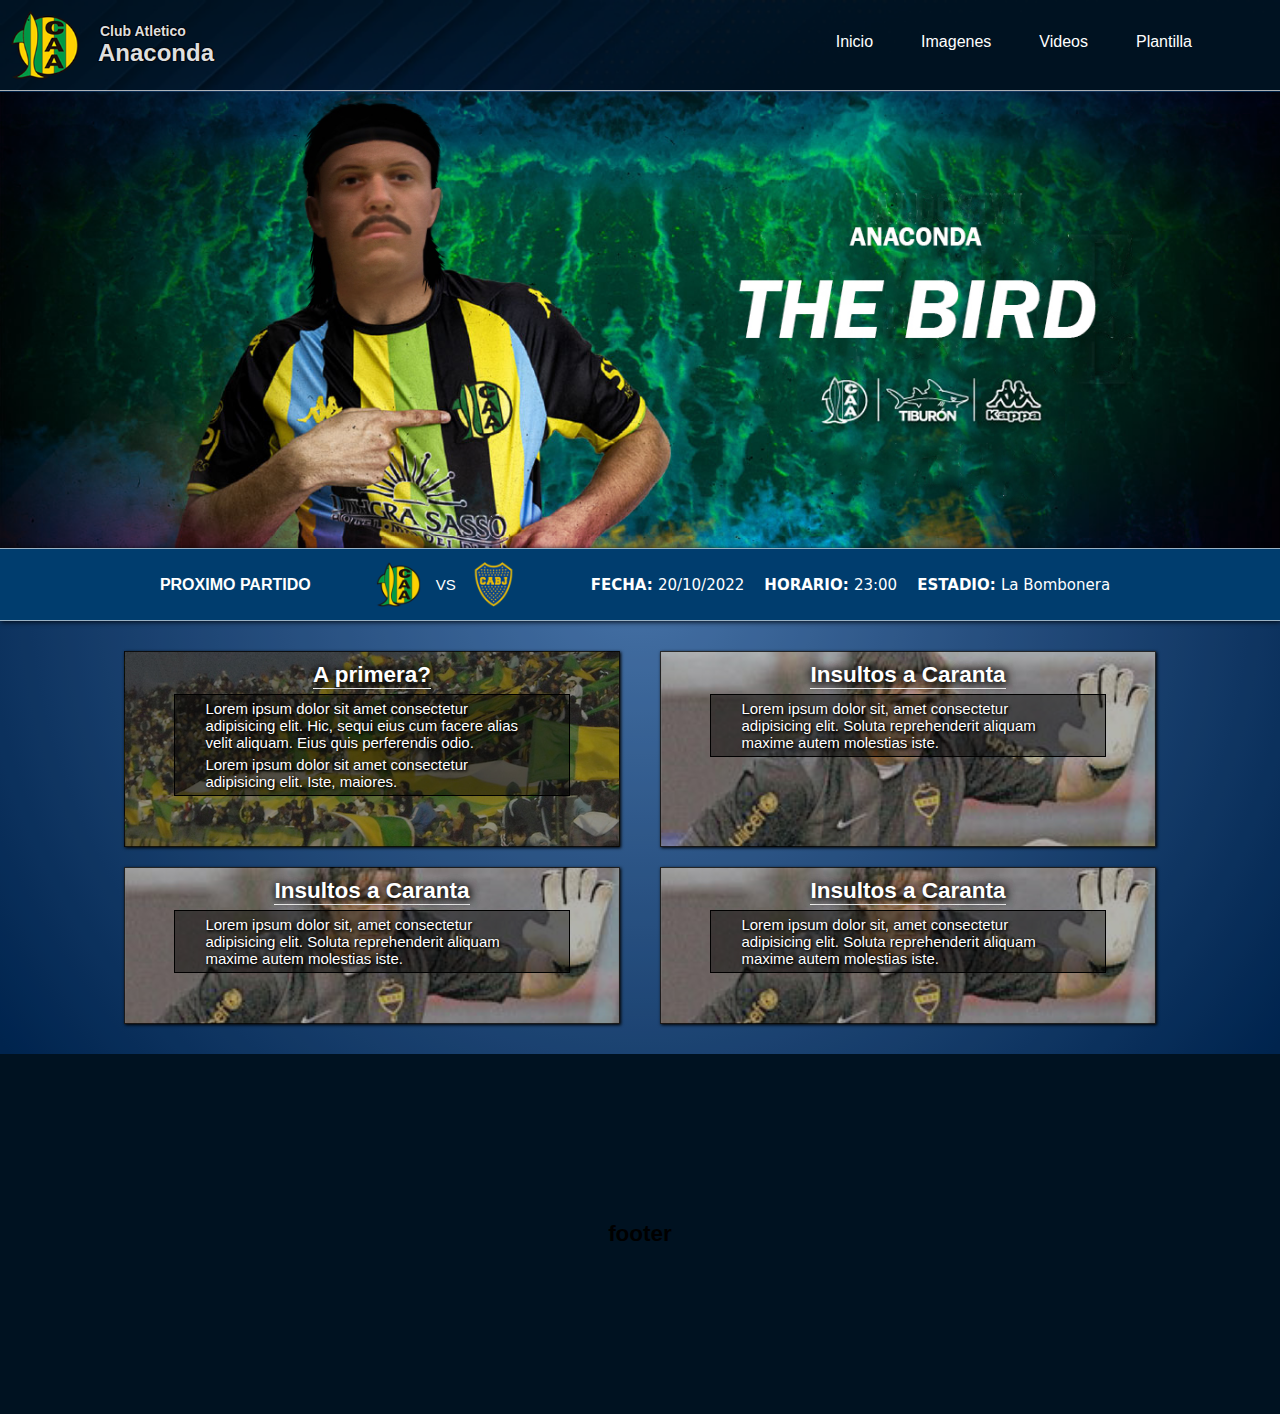
<file: index.html>
<!DOCTYPE html>
<html lang="en">
<head>
    <meta charset="UTF-8">
    <meta http-equiv="X-UA-Compatible" content="IE=edge">
    <meta name="viewport" content="width=device-width, initial-scale=1.0">
    <title>CA ANACONDA</title>
    <link rel="stylesheet" href="./css/style.css">
</head>

<body>
    <header class="container-header">
        <div class="logo">
            <img src="./carpetas/multimedia/img/header/logo-aldosivi.png" alt="">
            <p>Club Atletico<br><span>Anaconda</span></p>
        </div>

        <nav>
            <a href="index.html">Inicio</a>
            <a href="#">Imagenes</a>
            <a href="videos.html">Videos</a>
            <a href="plantilla.html">Plantilla</a>
        </nav>
    </header>
    

    <main class="container">

        <div class="section">
            <section class="slider-frame">
                <ul>
                    <li><img src="./carpetas/multimedia/img/slider/theBird-v2.png" alt=""></li>
                    <li><img src="./carpetas/multimedia/img/slider/cardozo-v2.png" alt=""></li>
                    <li><img src="./carpetas/multimedia/img/slider/petu-v2.png" alt=""></li>
                </ul>
            </section>

            <section class="new-match">
                <h2>PROXIMO PARTIDO</h2>
                <div class="encuentro">
                    <img src="./carpetas/multimedia/img/header/logo-aldosivi.png" alt="" class="local">
                    <p>VS</p>
                    <img src="./carpetas/multimedia/img/header/logo-bocaJR.png" alt="" class="visitors">
                </div>

                <div class="fecha">
                    <p>FECHA: <span> 20/10/2022</span></p>
                    <p>HORARIO: <span> 23:00</span></p>
                    <p>ESTADIO: <span>La Bombonera</span></p>
                </div>
            </section>

            <section class="section-main">
                <div class="noticia-1">
                    <h2 class="h2">A primera?</h2>
                    <div class="p-1">
                        <p class="parrafo">Lorem ipsum dolor sit amet consectetur adipisicing elit. Hic, sequi eius cum facere alias velit aliquam. Eius quis perferendis odio.</p>
                        <p>Lorem ipsum dolor sit amet consectetur adipisicing elit. Iste, maiores.</p>
                    </div>
                </div>
                <div class="noticia-2">
                    <h2 class="h2">Insultos a Caranta</h2>
                    <div class="p-2">
                        <p class="parrafo">Lorem ipsum dolor sit, amet consectetur adipisicing elit. Soluta reprehenderit aliquam maxime autem molestias iste.</p>
                    </div>
                </div>
                <div class="noticia-2">
                    <h2 class="h2">Insultos a Caranta</h2>
                    <div class="p-2">
                        <p class="parrafo">Lorem ipsum dolor sit, amet consectetur adipisicing elit. Soluta reprehenderit aliquam maxime autem molestias iste.</p>
                    </div>
                </div>
                <div class="noticia-2">
                    <h2 class="h2">Insultos a Caranta</h2>
                    <div class="p-2">
                        <p class="parrafo">Lorem ipsum dolor sit, amet consectetur adipisicing elit. Soluta reprehenderit aliquam maxime autem molestias iste.</p>
                    </div>
                </div>
            </section>
        </div>
    </main>


    <footer class="footer">
        <h2>footer</h2>
    </footer>
</body>
</html>
</file>
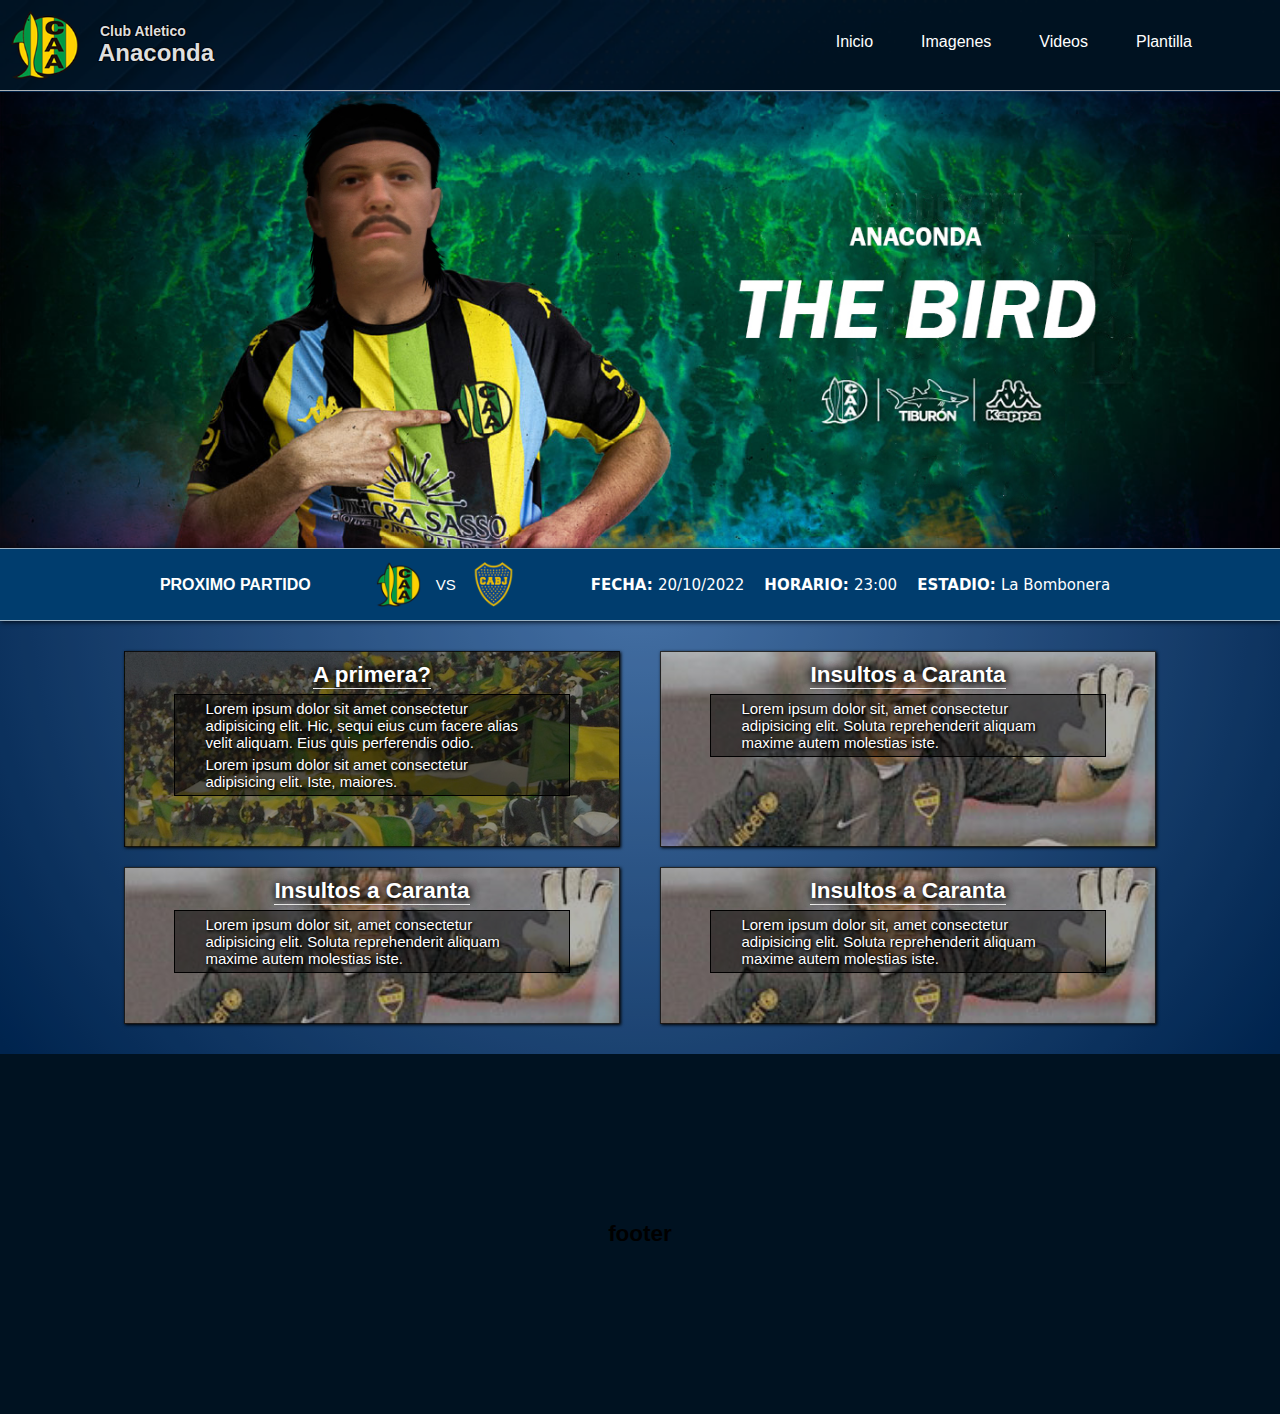
<file: inicio.html>
<!DOCTYPE html>
<html lang="en">
<head>
    <meta charset="UTF-8">
    <meta http-equiv="X-UA-Compatible" content="IE=edge">
    <meta name="viewport" content="width=device-width, initial-scale=1.0">
    <title>CA ANACONDA</title>
    <link rel="stylesheet" href="./css/style.css">
</head>

<body>
    <header class="container-header">
        <div class="logo">
            <img src="./carpetas/multimedia/img/header/logo-aldosivi.png" alt="">
            <p>Club Atletico<br><span>Anaconda</span></p>
        </div>

        <nav>
            <a href="inicio.html">Inicio</a>
            <a href="#">Imagenes</a>
            <a href="videos.html">Videos</a>
            <a href="plantilla.html">Plantilla</a>
        </nav>
    </header>
    

    <main class="container">

        <div class="section">
            <section class="slider-frame">
                <ul>
                    <li><img src="./carpetas/multimedia/img/slider/theBird-v2.png" alt=""></li>
                    <li><img src="./carpetas/multimedia/img/slider/cardozo-v2.png" alt=""></li>
                    <li><img src="./carpetas/multimedia/img/slider/petu-v2.png" alt=""></li>
                </ul>
            </section>

            <section class="new-match">
                <h2>PROXIMO PARTIDO</h2>
                <div class="encuentro">
                    <img src="./carpetas/multimedia/img/header/logo-aldosivi.png" alt="" class="local">
                    <p>VS</p>
                    <img src="./carpetas/multimedia/img/header/logo-bocaJR.png" alt="" class="visitors">
                </div>

                <div class="fecha">
                    <p>FECHA: <span> 20/10/2022</span></p>
                    <p>HORARIO: <span> 23:00</span></p>
                    <p>ESTADIO: <span>La Bombonera</span></p>
                </div>
            </section>

            <section class="section-main">
                <div class="noticia-1">
                    <h2 class="h2">A primera?</h2>
                    <div class="p-1">
                        <p class="parrafo">Lorem ipsum dolor sit amet consectetur adipisicing elit. Hic, sequi eius cum facere alias velit aliquam. Eius quis perferendis odio.</p>
                        <p>Lorem ipsum dolor sit amet consectetur adipisicing elit. Iste, maiores.</p>
                    </div>
                </div>
                <div class="noticia-2">
                    <h2 class="h2">Insultos a Caranta</h2>
                    <div class="p-2">
                        <p class="parrafo">Lorem ipsum dolor sit, amet consectetur adipisicing elit. Soluta reprehenderit aliquam maxime autem molestias iste.</p>
                    </div>
                </div>
                <div class="noticia-2">
                    <h2 class="h2">Insultos a Caranta</h2>
                    <div class="p-2">
                        <p class="parrafo">Lorem ipsum dolor sit, amet consectetur adipisicing elit. Soluta reprehenderit aliquam maxime autem molestias iste.</p>
                    </div>
                </div>
                <div class="noticia-2">
                    <h2 class="h2">Insultos a Caranta</h2>
                    <div class="p-2">
                        <p class="parrafo">Lorem ipsum dolor sit, amet consectetur adipisicing elit. Soluta reprehenderit aliquam maxime autem molestias iste.</p>
                    </div>
                </div>
            </section>
        </div>
    </main>


    <footer class="footer">
        <h2>footer</h2>
    </footer>
</body>
</html>
</file>
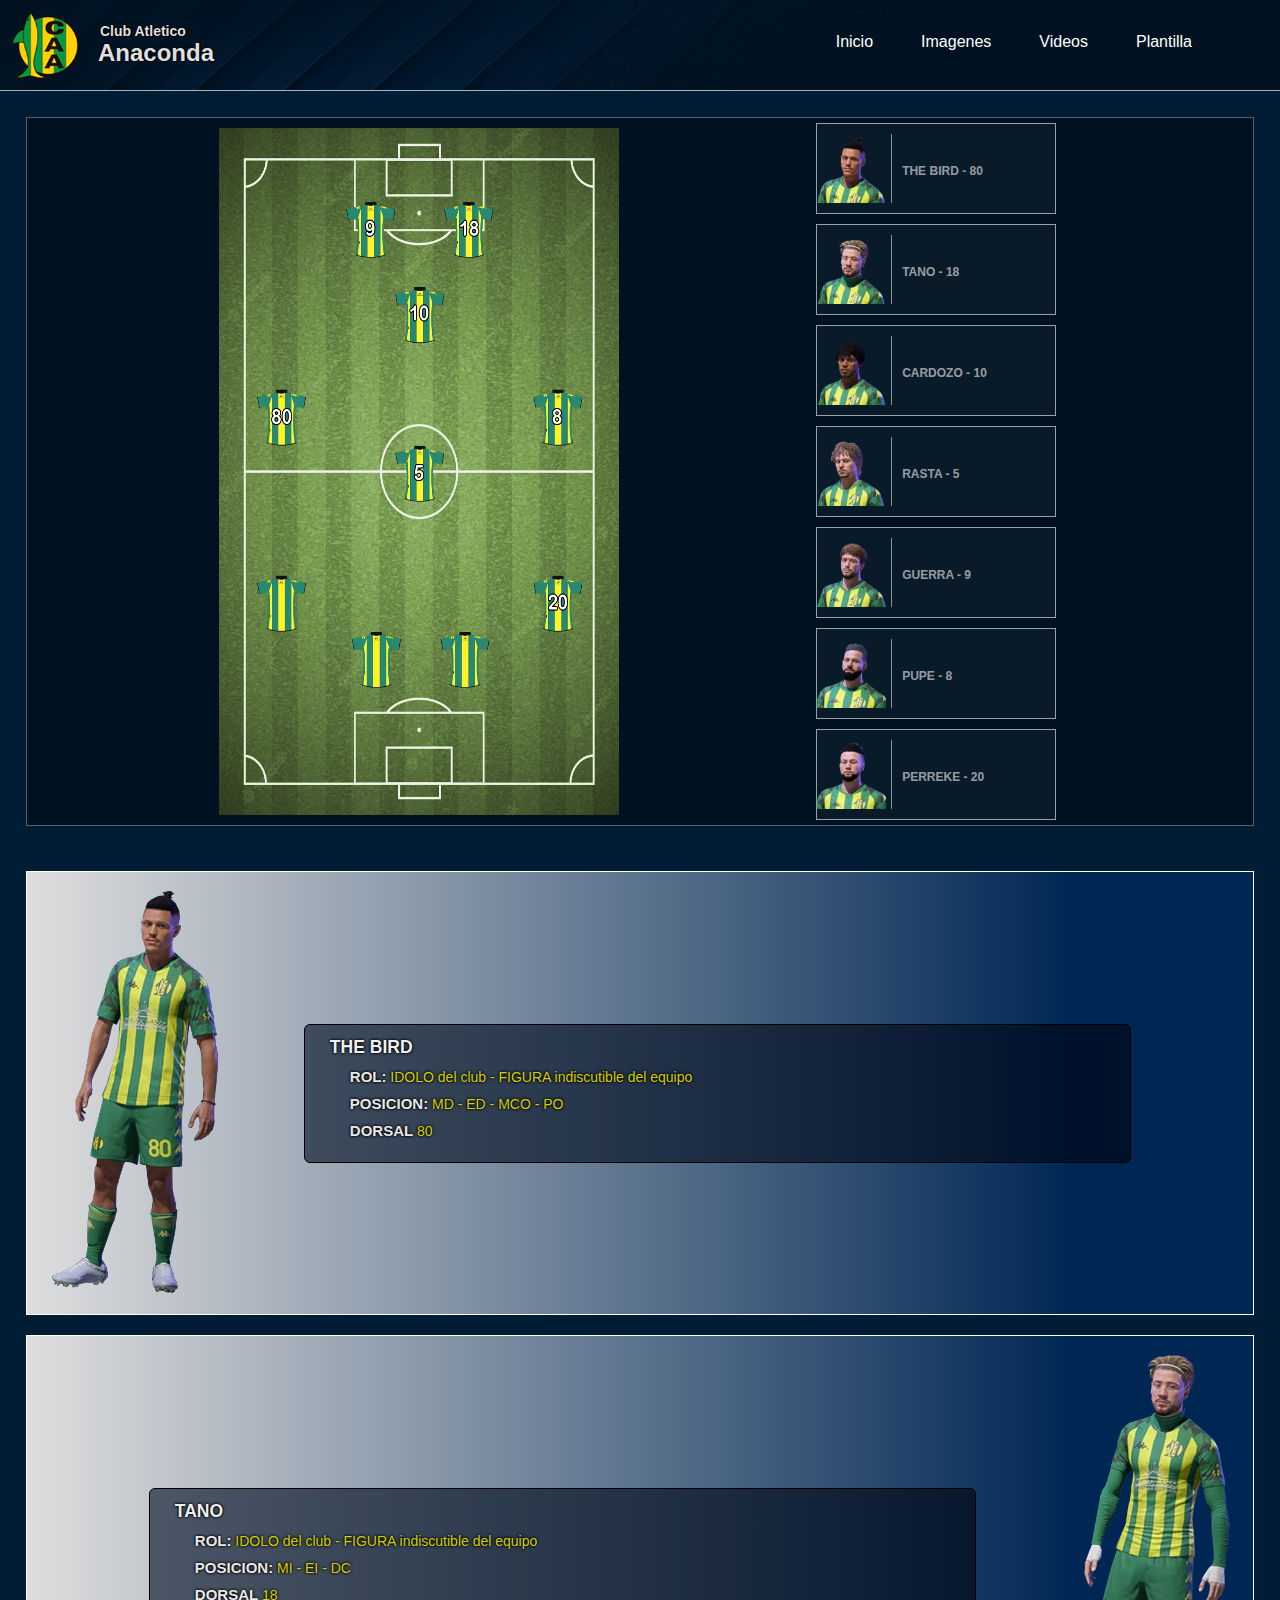
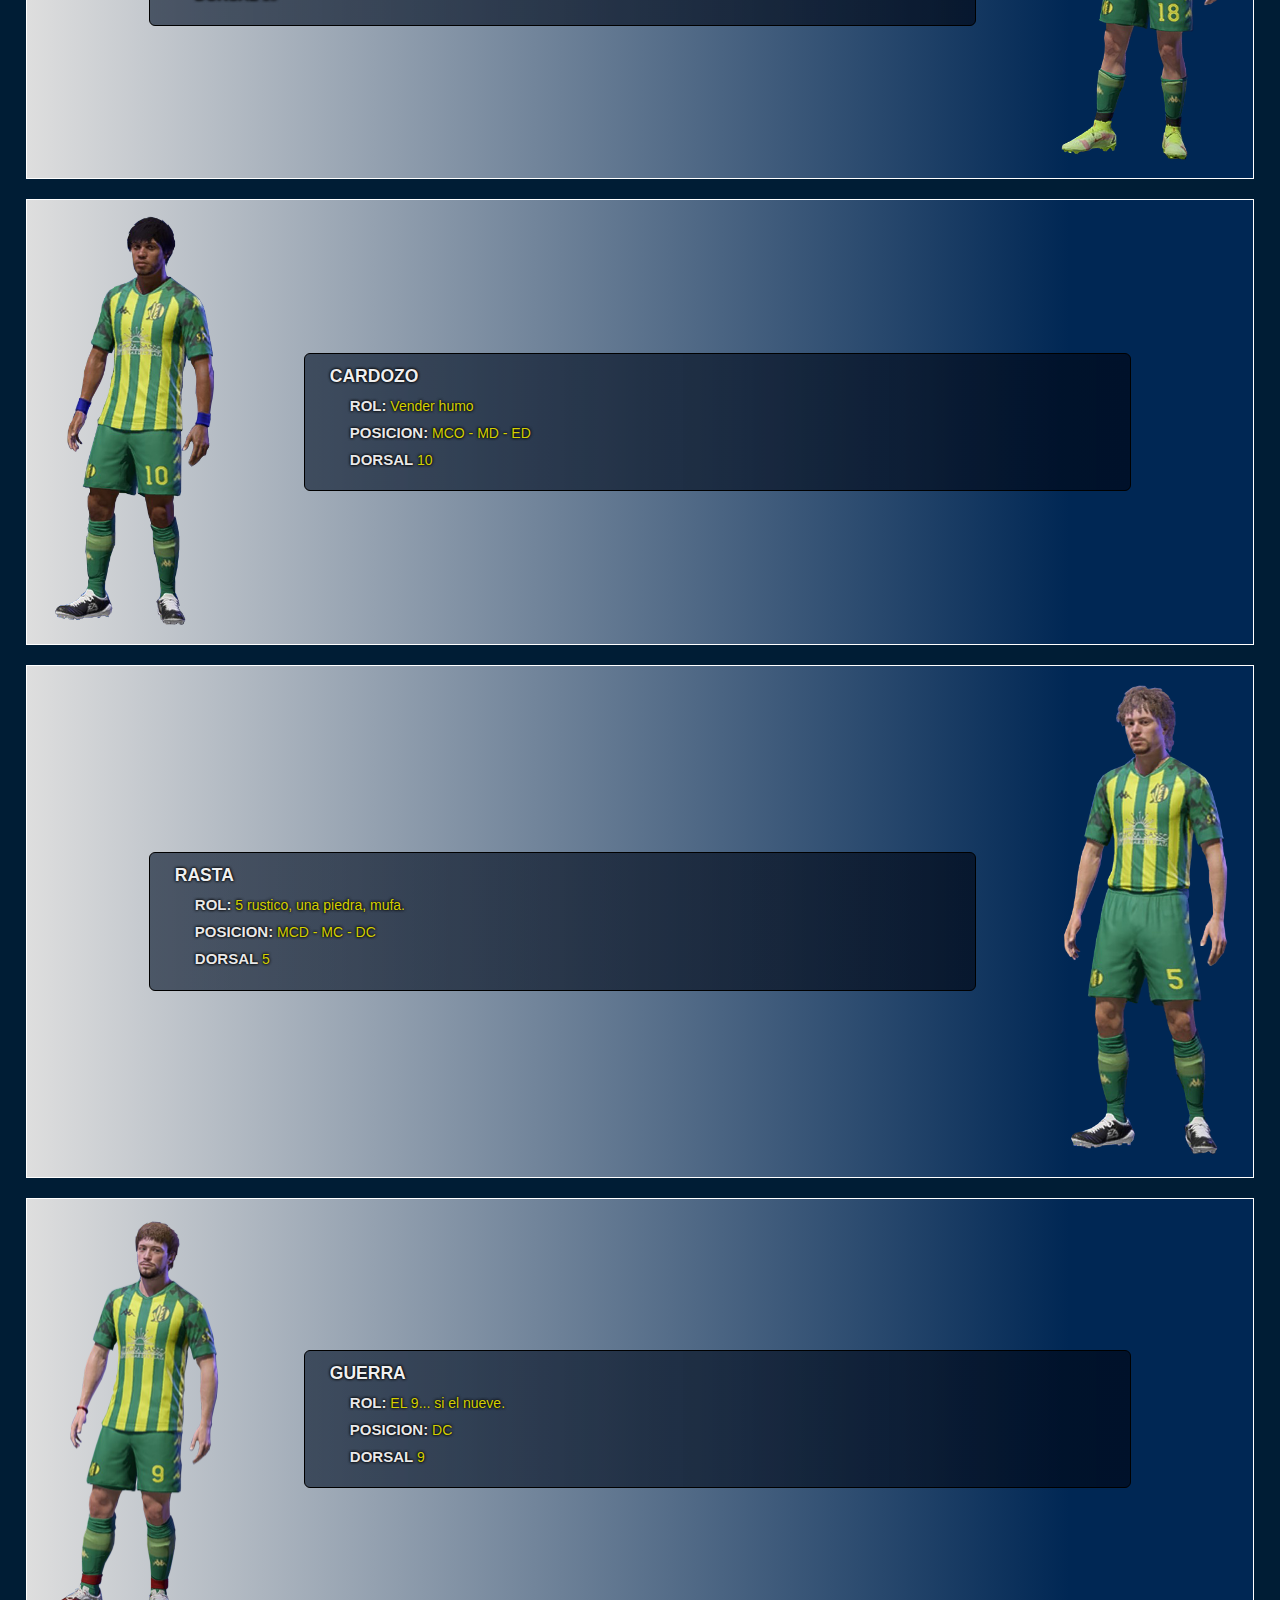
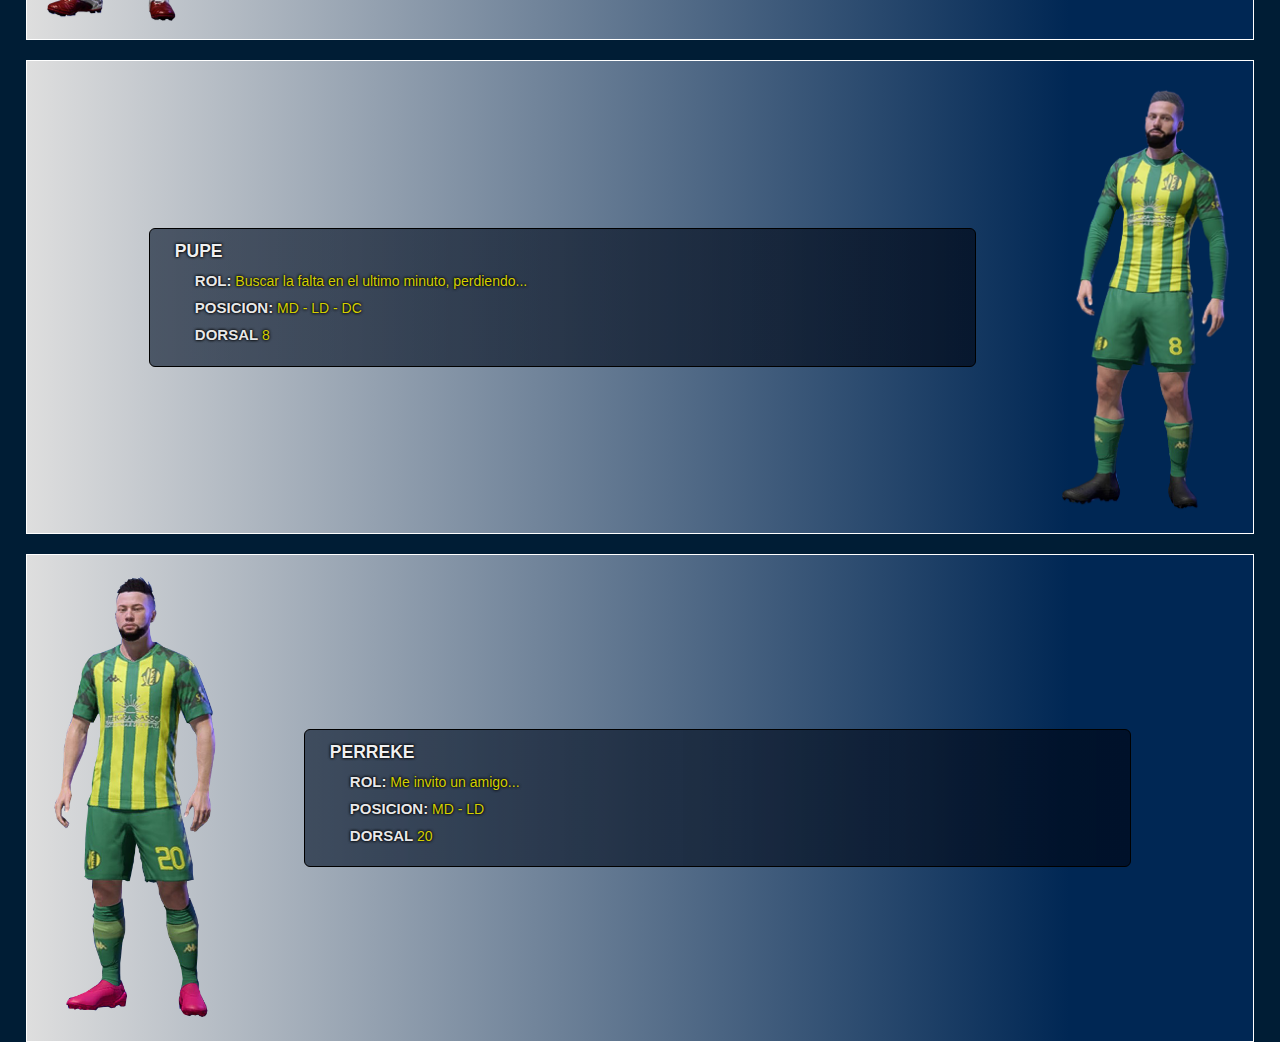
<file: plantilla.html>
<!DOCTYPE html>
<html lang="en">
<head>
    <meta charset="UTF-8">
    <meta http-equiv="X-UA-Compatible" content="IE=edge">
    <meta name="viewport" content="width=device-width, initial-scale=1.0">
    <title>CAA - Plantilla</title>
    <link rel="stylesheet" href="./css/plantilla.css">
</head>
<body>
    <header class="container-header">
        <div class="logo">
            <img src="./carpetas/multimedia/img/header/logo-aldosivi.png" alt="">
            <p>Club Atletico<br><span>Anaconda</span></p>
        </div>

        <nav>
            <a href="index.html">Inicio</a>
            <a href="#">Imagenes</a>
            <a href="videos.html">Videos</a>
            <a href="plantilla.html">Plantilla</a>
        </nav>
    </header>

    <main class="conainer">

        <div class="container-plantilla">
            <section class="plantilla">
                <div class="formacion">
                    <img src="./carpetas/multimedia/img/aside/formacion.png" alt="">
                    <div class="jugadores">
                        <div class="perfil">
                            <img src="./carpetas/multimedia/img/0-jugadores/caras-png/0-theBird.png" alt="">
                            <a href="#bio-01">THE BIRD - 80</a>
                        </div>
                        <div class="perfil">
                            <img src="./carpetas/multimedia/img/0-jugadores/caras-png/2-petu.png" alt="">
                            <a href="#bio-02">TANO - 18</a>
                        </div>
                        <div class="perfil">
                            <img src="./carpetas/multimedia/img/0-jugadores/caras-png/1-cardozo.png" alt="">
                            <a href="#bio-03">CARDOZO - 10</a>
                        </div>
                        <div class="perfil">
                            <img src="./carpetas/multimedia/img/0-jugadores/caras-png/4-rasta.png" alt="">
                            <a href="#bio-04">RASTA - 5</a>
                        </div>
                        <div class="perfil">
                            <img src="./carpetas/multimedia/img/0-jugadores/caras-png/3-guerra.png" alt="">
                            <a href="#bio-05">GUERRA - 9</a>
                        </div>
                        <div class="perfil">
                            <img src="./carpetas/multimedia/img/0-jugadores/caras-png/5-alex.png" alt="">
                            <a href="#bio-06">PUPE - 8</a>
                        </div>
                        <div class="perfil">
                            <img src="./carpetas/multimedia/img/0-jugadores/caras-png/6-perro.png" alt="">
                            <a href="#bio-07">PERREKE - 20</a>
                        </div>
                        
                    </div>
                </div>




                <div class="biografia">
                    <div id="bio-izq">
                        <div class="foto-izq" >
                            <div class="img-bio">
                                <img id="bio-01" src="./carpetas/multimedia/img/0-jugadores/jugadores png/0-The bird.png" alt="">
                            </div>
                            <div class="descripcion-bio">
                                <h3>THE BIRD</h3>
                                <p>ROL:<span> IDOLO del club - FIGURA indiscutible del equipo</span></p>
                                <p>POSICION:<span> MD - ED - MCO - PO</span></p>
                                <p>DORSAL<span> 80</span></p>
                            </div>
                        </div>
                    </div>

                    <div id="bio-der">
                        <div class="foto-der" >
                            <div class="descripcion-bio">
                                <h3>TANO</h3>
                                <p>ROL:<span> IDOLO del club - FIGURA indiscutible del equipo</span></p>
                                <p>POSICION:<span> MI - EI - DC</span></p>
                                <p>DORSAL<span> 18</span></p>
                            </div>
                            <div class="img-bio-der">
                                <img id="bio-02" src="./carpetas/multimedia/img/0-jugadores/jugadores png/1-Petu.png" alt="">
                            </div>
                        </div>
                    </div>

                    <div id="bio-izq">
                        <div class="foto-izq" >
                            <div class="img-bio">
                                <img id="bio-03" src="./carpetas/multimedia/img/0-jugadores/jugadores png/2-Cardozo.png" alt="">
                            </div>
                            <div class="descripcion-bio">
                                <h3>CARDOZO</h3>
                                <p>ROL:<span> Vender humo </span></p>
                                <p>POSICION:<span> MCO - MD - ED</span></p>
                                <p>DORSAL<span> 10</span></p>
                            </div>
                        </div>
                    </div>

                    <div id="bio-der">
                        <div class="foto-der" >
                            <div class="descripcion-bio">
                                <h3>RASTA</h3>
                                <p>ROL:<span> 5 rustico, una piedra, mufa.</span></p>
                                <p>POSICION:<span> MCD - MC - DC</span></p>
                                <p>DORSAL<span> 5</span></p>
                            </div>
                            <div class="img-bio-der">
                                <img id="bio-04" src="./carpetas/multimedia/img/0-jugadores/jugadores png/4-Rasta.png" alt="">
                            </div>
                        </div>
                    </div>

                    <div id="bio-izq">
                        <div class="foto-izq" >
                            <div class="img-bio">
                                <img id="bio-05" src="./carpetas/multimedia/img/0-jugadores/jugadores png/3-Guerra.png" alt="">
                            </div>
                            <div class="descripcion-bio">
                                <h3>GUERRA</h3>
                                <p>ROL:<span> EL 9... si el nueve. </span></p>
                                <p>POSICION:<span> DC</span></p>
                                <p>DORSAL<span> 9</span></p>
                            </div>
                        </div>
                    </div>

                    <div id="bio-der">
                        <div class="foto-der" >
                            <div class="descripcion-bio">
                                <h3>PUPE</h3>
                                <p>ROL:<span> Buscar la falta en el ultimo minuto, perdiendo...</span></p>
                                <p>POSICION:<span> MD - LD - DC</span></p>
                                <p>DORSAL<span> 8</span></p>
                            </div>
                            <div class="img-bio-der">
                                <img id="bio-06" src="./carpetas/multimedia/img/0-jugadores/jugadores png/5-Alex.png" alt="">
                            </div>
                        </div>
                    </div>

                    <div id="bio-izq">
                        <div class="foto-izq" >
                            <div class="img-bio">
                                <img id="bio-07" src="./carpetas/multimedia/img/0-jugadores/jugadores png/6-Perro.png" alt="">
                            </div>
                            <div class="descripcion-bio">
                                <h3>PERREKE</h3>
                                <p>ROL:<span> Me invito un amigo... </span></p>
                                <p>POSICION:<span> MD - LD</span></p>
                                <p>DORSAL<span> 20</span></p>
                            </div>
                        </div>
                    </div>

                </div>
            </section>
        </div>
    </main>
</body>
</html>
</file>
<file: css/style.css>
* {
    margin: 0;
    padding: 0;
    box-sizing: border-box;
}

body {
    display: flex;
    flex-direction: column;
    font-family: sans-serif;
    font-size: 15px;
}

/*******************************************************
/*LOGO HEADER*/
.container-header {
    background-image: url(../carpetas/multimedia/img/header/background-1.png);
    background-repeat: no-repeat;
    background-size: cover;
    display: flex;
    flex-wrap: wrap;
    justify-content: space-between;
    border-bottom: solid rgba(255, 255, 255, 0.671) 1px;
}
.logo {
    display: flex;
}
.container-header img {
    width: 70px;
    margin: 10px;
}
.container-header p {
    display: flex;
    flex-direction: column;
    justify-content: center;
    align-items: flex-start;
    
    color: rgba(255, 255, 255, 0.884);
    text-shadow: 0px 0px 1px black, 0px 0px 1px black, 
    0px 0px 1px black, 0px 0px 1px black, 
    0px 0px 1px black, 0px 0px 1px black;

    font-size: 14px;
    font-weight: bold;
    margin: 10px;
}
.container-header span {
    font-size: 24px;
    font-weight: bold;
    margin-left: -2px;
}
/*** MEDIA QUERIES LOGO ***/
    @media screen and (max-width: 230px) {
        .container-header img {
            width: 60px;
        }
        .container-header p {
            font-size: 10px;
        }
        .container-header span {
            font-size: 18px;
        }
    }
/******************************************************/

/* MENU NAVEGACION HEADER */
.container-header nav {
    display: flex;
    flex-wrap: wrap;
    justify-content: start;
    align-items: center;
    margin-right: 5%;
}
.container-header nav a {
    padding: 3px 9px;
    margin: 4px 15px 10px;
    text-decoration: none;
    color: white;
    font-size: 16px;
    font-weight: 400;
    transition: all 850ms;
}
.container-header nav a:hover {
    border-bottom: solid rgba(255, 255, 255, 0.705) 1px;
    font-size: 18px;
}
    /*** MEDIA QUERIES MENU NAV ***/
    @media screen and (max-width: 661px) {
        .container-header nav {
            margin: 0;
            width: 100%;
            background-color: #003372cb;
            border-top: solid rgba(255, 255, 255, 0.705) 1px;
        }
        .container-header nav a {
            margin: 10px 5px;
            font-size: 14px;
        }
    }
/***********************************************/
/*  SLIDER PORTADA */
.slider-frame {
	width: 100%;
    height: auto;
	overflow: hidden;
    padding: 1px 0px;
}
.slider-frame ul {
	display: flex;
    flex-direction: row;
    justify-content: center;
    align-items: center;
    text-align: center;
	padding: 0;
	width: 300%;
	
	animation: slide 9s infinite ease-in-out;
}
.slider-frame li {
    display: flex;
    flex-direction: row;
    justify-content: center;
    align-items: center;
    text-align: center;
	width: 100%;
	list-style: none;
}
.slider-frame img {
	width: 100%;
}
    @keyframes slide {
    	0% {margin-left: 0;}
    	25% {margin-left: 0;}
    
    	30% {margin-left: -100%;}
    	60% {margin-left: -100%;}
    
    	65% {margin-left: -200%;}
    	95% {margin-left: -200%;}
    }
/***************************************************/

/* SECTION MAIN, STYLE*/
.section {
    display: flex;
    flex-wrap: wrap;
    background: rgb(88,130,180);
background: radial-gradient(circle, rgba(88,130,180,1) 0%, rgba(0,33,70,1) 99%);
}
.section-main {
    background-color: #00337234;
    display: flex;
    flex-wrap: wrap;
    justify-content: center;
    padding: 20px;
}

    @media screen and (max-width: 500px) {
        .section-main {
            display: flex;
            flex-direction: column;
            justify-content: center;
            align-content: center;
        }
        .section-main div {
            margin: 0;
            width: 96%;
        }
    }
/********************************************/
/*** CONTENIDO DEL SECTION MAIN ***/
/*******************************************/
/*PROXIMO PARTIDO*/
.new-match {
    color: white;
    width: 100%;
    background-color: #003d6e;
    display: flex;
    flex-wrap: wrap;
    justify-content: center;
    align-items: center;
    padding: 3px 0px;
    margin-top: -2px;
    border-top: solid rgba(255, 255, 255, 0.603) 1px;
    border-bottom: solid rgba(255, 255, 255, 0.603) 1px;
    box-shadow: 1px 1px 5px black;
}
.new-match h2 {
    font-size: 16px;
    margin-right: 50px;
}
.encuentro {
    display: flex;
    flex-direction: row;
    justify-content: center;
    align-items: center;
}
.encuentro img {
    width: 45px;
    margin: 10px 15px;
}

.fecha {
    display: flex;
    flex-wrap: wrap;
    margin-left: 50px;
}
.fecha p {
    margin: 0px 10px;
    font-family: system-ui;
    font-weight: bold;
}
.fecha span {
    font-family: system-ui;
    font-weight: 500;
}
    @media screen and (max-width: 560px) {
        .new-match {
            display: flex;
            flex-direction: column;
            justify-content: center;
            align-items: center;
            font-size: 12px;
        }
        .new-match h2 {
            margin: 5px 0px;
            font-size: 12px;
        }
        .fecha {
            margin: 5px 0px;
        }
    }
    @media screen and (max-width: 505px){
        .fecha {
            display: flex;
            flex-direction: column;
        }
        .new-match {
            display: flex;
            flex-direction: row;
            font-size: 10px;
        }
        .new-match h2 {
            font-size: 10px;
        }
        .section-main div {
            margin: 18px 0px;
        }
    }
    @media screen and (max-width: 360px) {
        .new-match {
            display: flex;
            flex-direction: column;
            justify-content: center;
            align-items: center;
        }
    }
    @media screen and (max-width: 200px) {

        .section-main {
            font-size: 14px;
        }
    }
/***************************************************/
/* NOTICIAS, DESTACADOS ETC*/
.noticia-1 {
    background-image: url(../carpetas/multimedia/img/hinchada3-copia.jpg);
    background-position: center;
    background-size: cover;
    width: 40%;
    height: auto;
    display: flex;
    flex-direction: column;
    justify-content: start;
    align-items: center;
    margin: 10px 20px;
    padding: 10px 0px 50px;
    border: solid rgba(0, 0, 0, 0.767) 1px;
    box-shadow: 1px 1px 3px black;
}
.noticia-1 h2 {
    color: white;
    border-bottom: solid rgb(255, 255, 255) 1px;
    text-shadow: 1px 1px 10px black, 1px 1px 10px black;
    text-align: center;
    margin: 0px 0px 5px;
}
.noticia-1 p {
    color: white;
    text-shadow: 1px 1px 3px black, 1px 1px 3px black;
    margin: 5px 30px;
}


.noticia-2 {
    background-image: url(../carpetas/multimedia/img/caranta.jpg);
    background-position: center;
    background-size: cover;
    width: 40%;
    height: auto;
    display: flex;
    flex-direction: column;
    justify-content: start;
    align-items: center;
    margin: 10px 20px;
    padding: 10px 0px 50px;
    border: solid rgba(0, 0, 0, 0.767) 1px;
    box-shadow: 1px 1px 3px black;
}
.p-1 {
    background-color: rgba(0, 0, 0, 0.445);
    border: solid rgb(0, 0, 0) 1px;
    width: 80%;
}



.noticia-2 h2 {
    color: white;
    border-bottom: solid rgb(255, 255, 255) 1px;
    text-shadow: 1px 1px 10px black, 1px 1px 10px black;
    text-align: center;
    margin: 0px 0px 5px;
}
.noticia-2 p {
    color: white;
    text-shadow: 1px 1px 3px black, 1px 1px 3px black;
    margin: 5px 30px;
}
.p-2 {
    background-color: rgba(0, 0, 0, 0.445);
    border: solid rgb(0, 0, 0) 1px;
    width: 80%;
}



.footer {
    background-color: #001221;
    width: 100%;
    height: 40vh;
    text-align: center;
    display: flex;
    flex-direction: row;
    justify-content: center;
    align-items: center;
}
</file>
<file: css/plantilla.css>
* {
    margin: 0;
    padding: 0;
    box-sizing: border-box;
}

body {
    background-color: #001221;
    display: flex;
    flex-direction: column;
    font-family: sans-serif;
    font-size: 15px;
}

/*******************************************************
/*LOGO HEADER*/
.container-header {
    background-image: url(../carpetas/multimedia/img/header/background-1.png);
    background-repeat: no-repeat;
    background-size: cover;
    display: flex;
    flex-wrap: wrap;
    justify-content: space-between;
    border-bottom: solid rgba(255, 255, 255, 0.671) 1px;
}
.logo {
    display: flex;
}
.container-header img {
    width: 70px;
    margin: 10px;
}
.container-header p {
    display: flex;
    flex-direction: column;
    justify-content: center;
    align-items: flex-start;
    
    color: rgba(255, 255, 255, 0.884);
    text-shadow: 0px 0px 1px black, 0px 0px 1px black, 
    0px 0px 1px black, 0px 0px 1px black, 
    0px 0px 1px black, 0px 0px 1px black;

    font-size: 14px;
    font-weight: bold;
    margin: 10px;
}
.container-header span {
    font-size: 24px;
    font-weight: bold;
    margin-left: -2px;
}
/*** MEDIA QUERIES LOGO ***/
    @media screen and (max-width: 230px) {
        .container-header img {
            width: 60px;
        }
        .container-header p {
            font-size: 10px;
        }
        .container-header span {
            font-size: 18px;
        }
    }

    
/* MENU NAVEGACION HEADER */
.container-header nav {
    display: flex;
    flex-wrap: wrap;
    justify-content: start;
    align-items: center;
    margin-right: 5%;
}
.container-header nav a {
    padding: 3px 9px;
    margin: 4px 15px 10px;
    text-decoration: none;
    color: white;
    font-size: 16px;
    font-weight: 400;
    transition: all 850ms;
}
.container-header nav a:hover {
    border-bottom: solid rgba(255, 255, 255, 0.705) 1px;
    font-size: 18px;
}
    /*** MEDIA QUERIES MENU NAV ***/
    @media screen and (max-width: 661px) {
        .container-header nav {
            margin: 0;
            width: 100%;
            background-color: #003372cb;
            border-top: solid rgba(255, 255, 255, 0.705) 1px;
        }
        .container-header nav a {
            margin: 10px 5px;
            font-size: 14px;
        }
    }
/***********************************************/

.container-plantilla {
    background-color: wheat;
    display: flex;
    flex-direction: row;
    justify-content: center;
    align-items: center;
    width: 100%;
}
.plantilla {
    background-color: #001d35;
    width: 100%;
}
.formacion {
    background-color: #001221;
    width: 96%;
    margin: 2%;
    display: flex;
    flex-direction: row;
    justify-content: space-evenly;
    border: solid rgba(255, 255, 255, 0.336) 1px;
}
.formacion img {
    width: 400px;
    margin: 10px 0px;
}

.jugadores {
    display: flex;
    flex-direction: column;
    justify-content: center;
    align-items: flex-start;
    width: 250px;
}
.perfil{
    background-color: #d9dde00a;
    width: 96%;
    display: flex;
    flex-wrap: wrap;
    justify-content: flex-start;
    align-items: flex-end;
    margin: 2% 2%;
    border: solid rgba(255, 255, 255, 0.589) 1px;
}
.jugadores div img {
    width: 75px;
    padding-right: 5px;
    border-right: solid rgba(255, 255, 255, 0.527) 1px;
}
.jugadores a {
    margin-bottom: 35px;
    margin-left: 10px;
    text-decoration: none;
    color: rgba(255, 255, 255, 0.589);
    font-size: 12px;
    font-weight: bold;
    display: flex;
    flex-direction: row;
    justify-content: center;
    align-items: center;
}
    @media screen and (max-width: 970px) {
        .formacion {
            display: flex;
            flex-direction: column;
            justify-content: center;
            align-items: center;
        }
        .jugadores {
            width: 96%;
            display: flex;
            flex-wrap: wrap;
            justify-content: flex-start;
            align-items: flex-start;
        }
        .perfil {
            width: 98%;
            display: flex;
            flex-wrap: wrap;
            justify-content: flex-start;
            align-items: center;
        }
        .formacion img {
            width: 84%;
        }
    }


/*** JUGADOR IZQUIERDA ***/
.biografia {
    width: 100%;
    display: flex;
    flex-direction: column;
    justify-content: center;
    align-items: center;
}
#bio-izq {
    display: flex;
    flex-direction: row;
    justify-content: center;
    align-items: center;
    width: 96%;
}
.foto-izq {
    width: 100%;
    background-color: #002754;
    background-image: linear-gradient(270deg, #002754 7%, #002754 15%, #dedede 100%);
    border: solid white 1px;
    display: flex;
    flex-direction: row;
    justify-content: center;
    align-items: center;
    margin-top: 20px;
}
.img-bio img {
    width: 175px;
    margin: 15px 0px;
    margin-right: -40px;
    margin-left: 20px;

}
.descripcion-bio {
    background-color: #0006128e;
    background-image: linear-gradient(270deg, #0006122d 0%, #00346f21 100%);

    border: solid black 1px;
    width: 94%;
    margin: 10px 10%;
    padding: 1% 2%;
    border-radius: 6px;
}
.descripcion-bio h3 {
    color: rgba(255, 255, 255, 0.938);
    text-shadow: 0px 0px 3px black, 0px 0px 3px black;
}
.descripcion-bio p {
    margin: 10px 20px;
    font-size: 15px;
    font-weight: bold;
    color: rgba(255, 255, 255, 0.911);
    text-shadow: 0px 0px 3px black, 0px 0px 3px black;
}
.descripcion-bio span {
    font-weight: 500;
    font-size: 14px;
    color: rgb(211, 207, 0);
}
    @media screen and (max-width: 600px) {
        .foto-izq {
            display: flex;
            flex-direction: column;
            justify-content: center;
            align-items: center;
            border: solid rgba(0, 0, 0, 0.521) 2px;
        }
        .img-bio {
            width: 100%;
            display: flex;
            flex-direction: row;
            justify-content: center;
            align-items: center;
        }
        .img-bio img {
            margin-left: -45px;
        }
    }
    @media screen and (max-width:250px) {
        .img-bio img {
            width: 125px;
        }
        .descripcion-bio {
            font-size: 14px;
        }
        .descripcion-bio span {
            font-size: 12px;
        }
    }


/*** JUGADOR DERECHA ***/
#bio-der {
    display: flex;
    flex-direction: row;
    justify-content: center;
    align-items: center;
    width: 96%;
}
.foto-der {
    width: 100%;
    background-color: #002754;
    background-image: linear-gradient(270deg, #002754 7%, #002754 15%, #dedede 100%);
    border: solid white 1px;
    display: flex;
    flex-direction: row;
    justify-content: center;
    align-items: center;
    margin-top: 20px;
}
.img-bio-der img {
    width: 175px;
    margin: 15px 0px;
    margin-left: -40px;
    margin-right: 20px;
}
@media screen and (max-width: 600px) {
    .foto-der {
        display: flex;
        flex-direction: column-reverse;
        justify-content: center;
        align-items: center;
        border: solid rgba(0, 0, 0, 0.521) 2px;
    }
    .img-bio-der {
        width: 100%;
        display: flex;
        flex-direction: row;
        justify-content: center;
        align-items: center;
    }
    .img-bio-der img {
        margin-right: -45px;
    }
}
@media screen and (max-width:250px) {
    .img-bio-der img {
        width: 125px;
    }
    .descripcion-bio {
        font-size: 14px;
    }
    .descripcion-bio span {
        font-size: 12px;
    }
}
</file>
